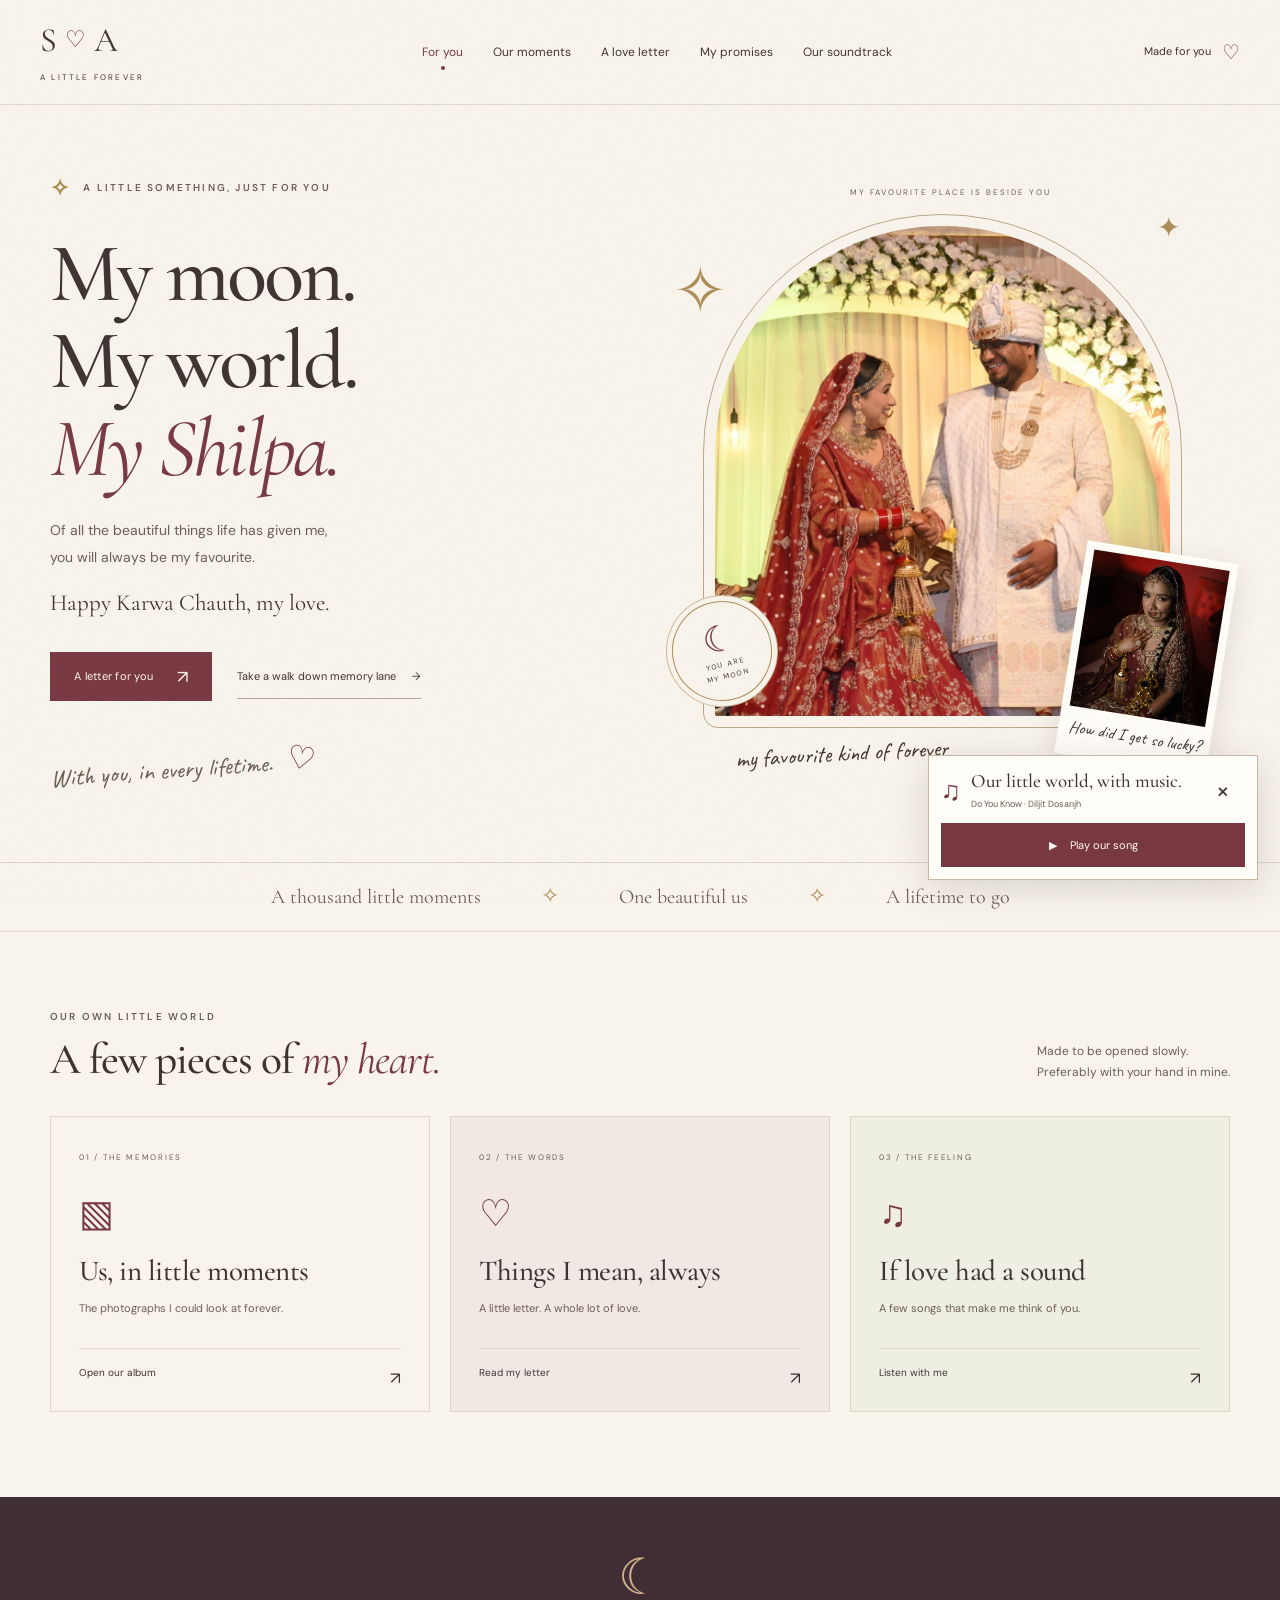
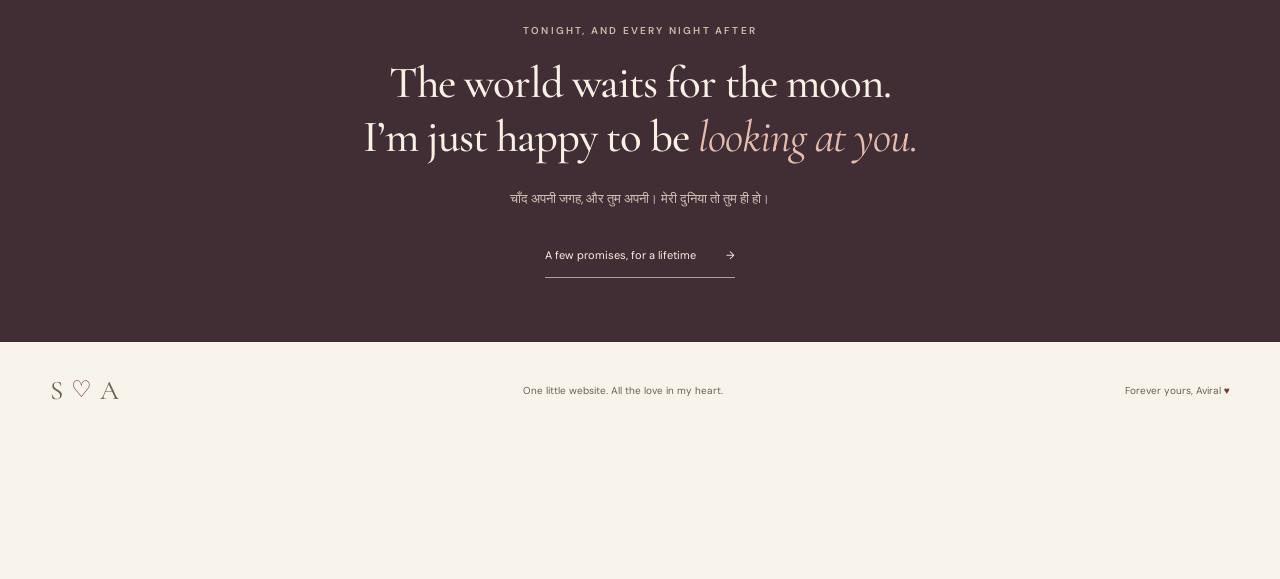
<file: index.html>
<!doctype html>
<html lang="en">
<head>
<meta charset="utf-8">
<meta name="viewport" content="width=device-width, initial-scale=1">
<meta name="theme-color" content="#f8f4ec">
<meta name="description" content="For Shilpa, with all my love. A little world of our memories, promises, and songs. Forever yours, Aviral.">
<meta property="og:title" content="Shilpa & Aviral — A little forever">
<meta property="og:description" content="A moonlit love letter, a few beautiful memories, and a lifetime of choosing you.">
<meta property="og:type" content="website">
<title>For my favourite person | Shilpa & Aviral</title>
<link rel="icon" href="assets/heart.svg" type="image/svg+xml">
<link rel="preconnect" href="https://fonts.googleapis.com">
<link rel="preconnect" href="https://fonts.gstatic.com" crossorigin>
<link href="https://fonts.googleapis.com/css2?family=Caveat:wght@400;500;600&family=Cormorant+Garamond:ital,wght@0,400;0,500;0,600;1,400;1,500&family=DM+Sans:wght@400;500;600;700&display=swap" rel="stylesheet">
<link rel="stylesheet" href="styles.css">
<script src="script.js" defer>
</script>
</head>
<body>
<a class="skip-link" href="#main">Skip to the love story</a>
<header class="site-header">
<a class="brand" href="index.html" title="Shilpa and Aviral, home">S<span>♡</span>A<span class="brand-caption">A LITTLE FOREVER</span>
</a>
<nav aria-label="Main navigation">
<a href="index.html" aria-current="page">For you</a>
<a href="moments.html">Our moments</a>
<a href="letter.html">A love letter</a>
<a href="promises.html">My promises</a>
<a href="songs.html">Our soundtrack</a>
</nav>
<a class="header-note" href="letter.html">Made for you <span>♡</span>
</a>
</header>
<main id="main">
<section class="hero wrap">
<div class="hero-copy">
<p class="eyebrow">
<span class="tiny-star">✧</span> A LITTLE SOMETHING, JUST FOR YOU</p>
<h1>My moon.<br>My world.<br>
<em>My Shilpa.</em>
</h1>
<p class="hero-description">Of all the beautiful things life has given me,<br class="desktop-break"> you will always be my favourite.</p>
<p class="occasion">Happy Karwa Chauth, my love.</p>
<div class="actions">
<a class="button primary" href="letter.html">A letter for you <span aria-hidden="true">↗</span>
</a>
<a class="text-link" href="moments.html">Take a walk down memory lane <span aria-hidden="true">→</span>
</a>
</div>
<p class="handwritten hero-signature">With you, in every lifetime. <span>♡</span>
</p>
</div>
<div class="hero-visual">
<span class="orbit-caption">MY FAVOURITE PLACE IS BESIDE YOU</span>
<div class="photo-arch">
<img src="assets/photos/moment-1.jpg" alt="Shilpa and Aviral smiling at one another and holding hands on their wedding day" fetchpriority="high" width="1600" height="1068">
</div>
<span class="decor-star star-one" aria-hidden="true">✧</span>
<span class="decor-star star-two" aria-hidden="true">✦</span>
<div class="moon-stamp" aria-hidden="true">
<span>☾</span>
<small>YOU ARE<br>MY MOON</small>
</div>
<figure class="little-polaroid">
<img src="assets/photos/moment-3.jpg" alt="Shilpa in her bridal jewellery" width="1065" height="1600">
<figcaption>How did I get so lucky?</figcaption>
</figure>
<span class="photo-caption handwritten">my favourite kind of forever</span>
</div>
</section>
<div class="love-ribbon">
<span>A thousand little moments</span>
<span aria-hidden="true">✧</span>
<span>One beautiful us</span>
<span aria-hidden="true">✧</span>
<span>A lifetime to go</span>
</div>
<section class="chapters wrap">
<div class="section-heading">
<div>
<p class="eyebrow">OUR OWN LITTLE WORLD</p>
<h2>A few pieces of <em>my heart.</em>
</h2>
</div>
<p>Made to be opened slowly.<br>Preferably with your hand in mine.</p>
</div>
<div class="chapter-grid">
<a class="chapter" href="moments.html">
<span class="chapter-number">01 / THE MEMORIES</span>
<span class="chapter-icon" aria-hidden="true">▧</span>
<h3>Us, in little moments</h3>
<p>The photographs I could look at forever.</p>
<span class="chapter-bottom">Open our album <span>↗</span>
</span>
</a>
<a class="chapter" href="letter.html">
<span class="chapter-number">02 / THE WORDS</span>
<span class="chapter-icon" aria-hidden="true">♡</span>
<h3>Things I mean, always</h3>
<p>A little letter. A whole lot of love.</p>
<span class="chapter-bottom">Read my letter <span>↗</span>
</span>
</a>
<a class="chapter" href="songs.html">
<span class="chapter-number">03 / THE FEELING</span>
<span class="chapter-icon" aria-hidden="true">♫</span>
<h3>If love had a sound</h3>
<p>A few songs that make me think of you.</p>
<span class="chapter-bottom">Listen with me <span>↗</span>
</span>
</a>
</div>
</section>
<section class="moon-note">
<span class="moon-symbol" aria-hidden="true">☾</span>
<p class="eyebrow">TONIGHT, AND EVERY NIGHT AFTER</p>
<h2>The world waits for the moon.<br>I’m just happy to be <em>looking at you.</em>
</h2>
<p lang="hi">चाँद अपनी जगह, और तुम अपनी। मेरी दुनिया तो तुम ही हो।</p>
<a class="light-link" href="promises.html">A few promises, for a lifetime <span aria-hidden="true">→</span>
</a>
</section>
</main>
<footer class="site-footer">
<a class="brand small" href="index.html">S <span>♡</span> A</a>
<p>One little website. All the love in my heart.</p>
<span>Forever yours, Aviral <span class="wine">♥</span>
</span>
</footer>
<div class="toast" role="status" aria-live="polite">
</div>
</body>
</html>
</file>
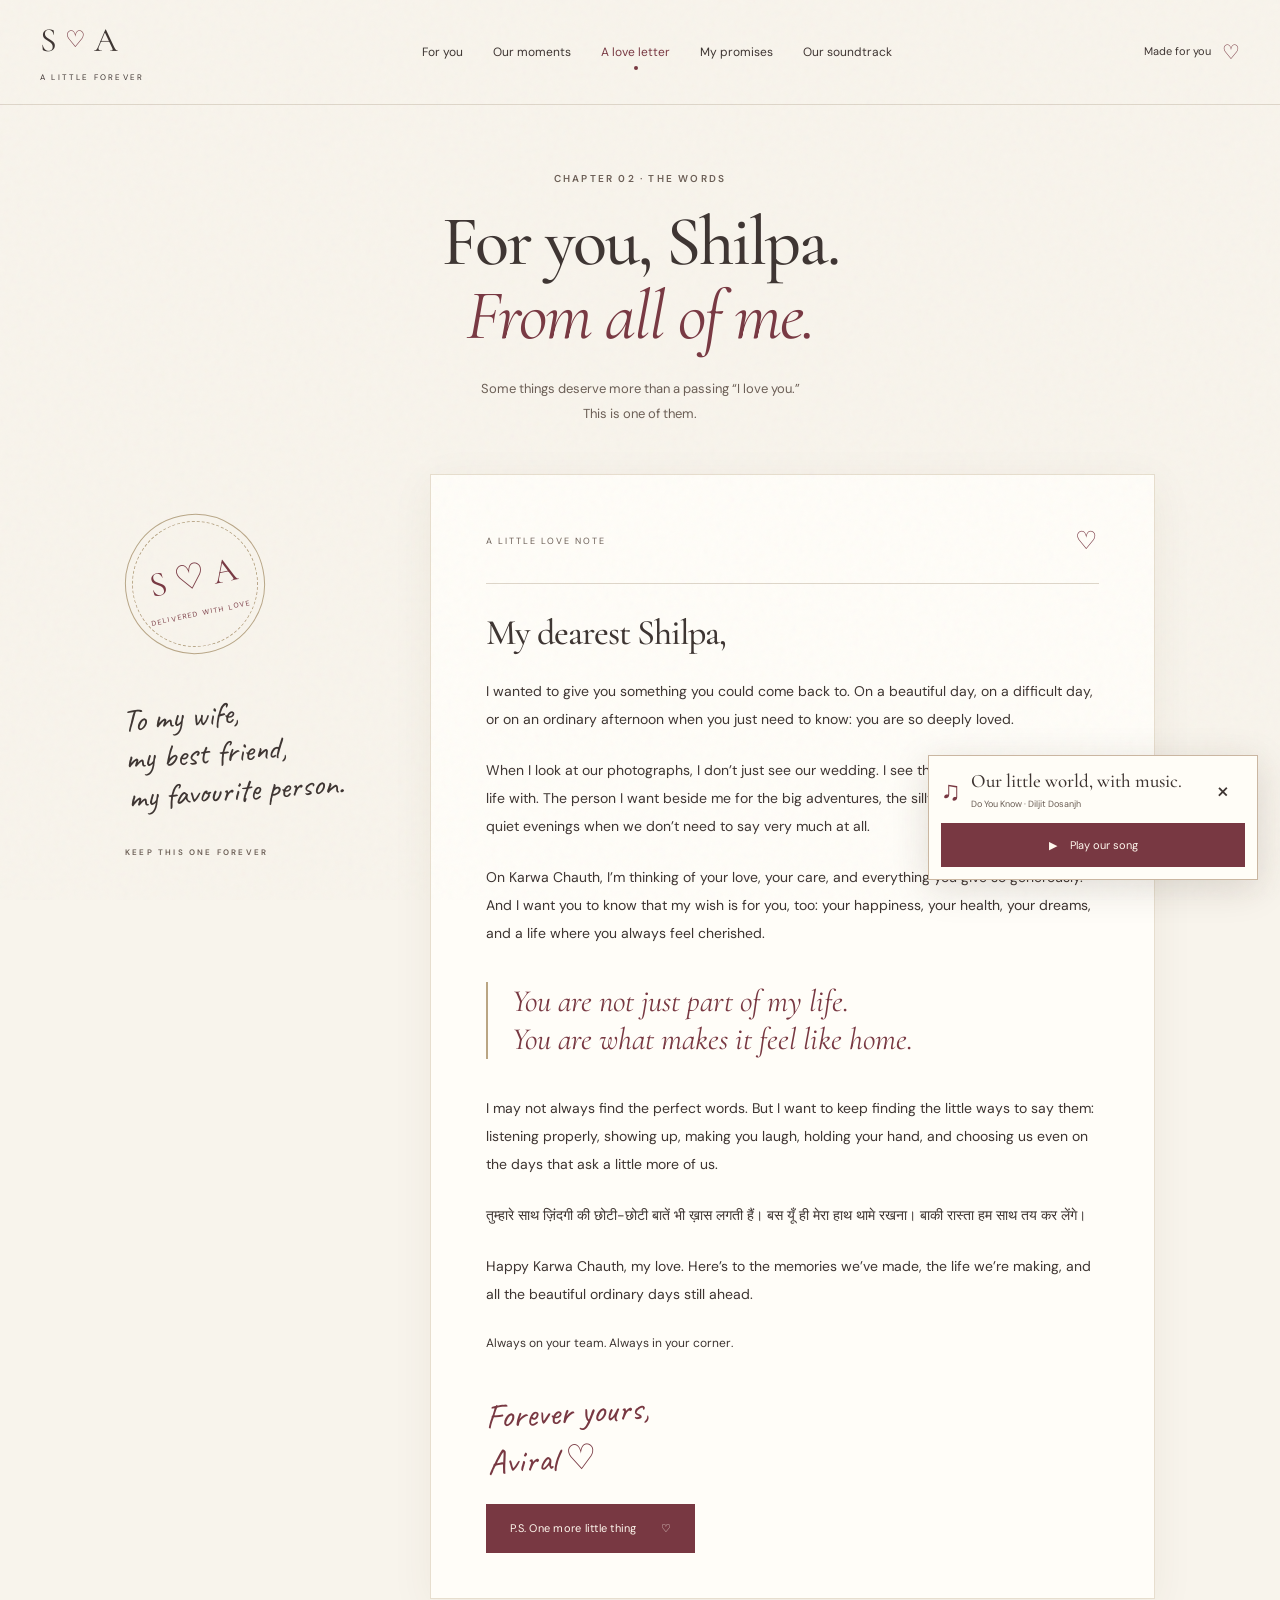
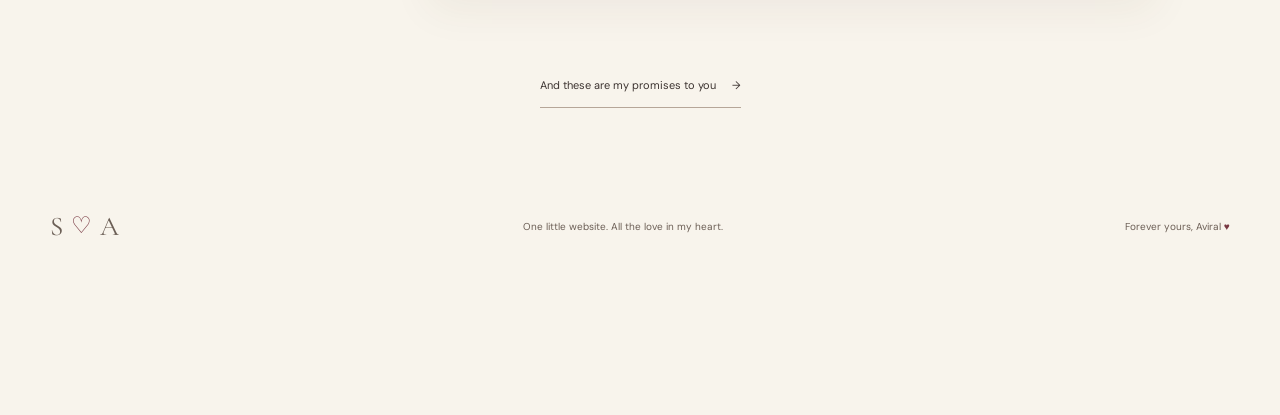
<file: letter.html>
<!doctype html>
<html lang="en">
<head>
<meta charset="utf-8">
<meta name="viewport" content="width=device-width, initial-scale=1">
<meta name="theme-color" content="#f8f4ec">
<meta name="description" content="For Shilpa, with all my love. A little world of our memories, promises, and songs. Forever yours, Aviral.">
<meta property="og:title" content="Shilpa & Aviral — A little forever">
<meta property="og:description" content="A moonlit love letter, a few beautiful memories, and a lifetime of choosing you.">
<meta property="og:type" content="website">
<title>A letter for you | Shilpa & Aviral</title>
<link rel="icon" href="assets/heart.svg" type="image/svg+xml">
<link rel="preconnect" href="https://fonts.googleapis.com">
<link rel="preconnect" href="https://fonts.gstatic.com" crossorigin>
<link href="https://fonts.googleapis.com/css2?family=Caveat:wght@400;500;600&family=Cormorant+Garamond:ital,wght@0,400;0,500;0,600;1,400;1,500&family=DM+Sans:wght@400;500;600;700&display=swap" rel="stylesheet">
<link rel="stylesheet" href="styles.css">
<script src="script.js" defer>
</script>
</head>
<body>
<a class="skip-link" href="#main">Skip to the love story</a>
<header class="site-header">
<a class="brand" href="index.html" title="Shilpa and Aviral, home">S<span>♡</span>A<span class="brand-caption">A LITTLE FOREVER</span>
</a>
<nav aria-label="Main navigation">
<a href="index.html">For you</a>
<a href="moments.html">Our moments</a>
<a href="letter.html" aria-current="page">A love letter</a>
<a href="promises.html">My promises</a>
<a href="songs.html">Our soundtrack</a>
</nav>
<a class="header-note" href="letter.html">Made for you <span>♡</span>
</a>
</header>
<main id="main">
<section class="page-intro wrap">
<p class="eyebrow">CHAPTER 02 · THE WORDS</p>
<h1>For you, Shilpa.<br>
<em>From all of me.</em>
</h1>
<p>Some things deserve more than a passing “I love you.”<br>This is one of them.</p>
</section>
<section class="letter-layout wrap">
<aside class="letter-aside">
<div class="letter-postmark" aria-hidden="true">S ♡ A<span>DELIVERED WITH LOVE</span>
</div>
<p class="handwritten">To my wife,<br>my best friend,<br>my favourite person.</p>
<span class="eyebrow">KEEP THIS ONE FOREVER</span>
</aside>
<article class="letter-paper">
<div class="letter-top">
<span>A LITTLE LOVE NOTE</span>
<span>♡</span>
</div>
<h2>My dearest Shilpa,</h2>
<p>I wanted to give you something you could come back to. On a beautiful day, on a difficult day, or on an ordinary afternoon when you just need to know: you are so deeply loved.</p>
<p>When I look at our photographs, I don’t just see our wedding. I see the person I get to build a life with. The person I want beside me for the big adventures, the silly conversations, and the quiet evenings when we don’t need to say very much at all.</p>
<p>On Karwa Chauth, I’m thinking of your love, your care, and everything you give so generously. And I want you to know that my wish is for you, too: your happiness, your health, your dreams, and a life where you always feel cherished.</p>
<blockquote>You are not just part of my life.<br>You are what makes it feel like home.</blockquote>
<p>I may not always find the perfect words. But I want to keep finding the little ways to say them: listening properly, showing up, making you laugh, holding your hand, and choosing us even on the days that ask a little more of us.</p>
<p lang="hi">तुम्हारे साथ ज़िंदगी की छोटी-छोटी बातें भी ख़ास लगती हैं। बस यूँ ही मेरा हाथ थामे रखना। बाकी रास्ता हम साथ तय कर लेंगे।</p>
<p>Happy Karwa Chauth, my love. Here’s to the memories we’ve made, the life we’re making, and all the beautiful ordinary days still ahead.</p>
<p class="letter-signoff">Always on your team. Always in your corner.</p>
<p class="handwritten signature">Forever yours,<br>Aviral <span>♡</span>
</p>
<button class="button primary" id="secret-button" aria-expanded="false" aria-controls="secret-note">P.S. One more little thing <span>♡</span>
</button>
<div id="secret-note" class="secret-note" hidden>
<p class="handwritten">In a room full of people,<br>in a world full of possibilities,<br>I’d still look for you.</p>
<p>Every single time, Shilpa. Every single lifetime. ♥</p>
</div>
</article>
</section>
<div class="page-next wrap">
<a class="text-link" href="promises.html">And these are my promises to you <span>→</span>
</a>
</div>
</main>
<footer class="site-footer">
<a class="brand small" href="index.html">S <span>♡</span> A</a>
<p>One little website. All the love in my heart.</p>
<span>Forever yours, Aviral <span class="wine">♥</span>
</span>
</footer>
<div class="toast" role="status" aria-live="polite">
</div>
</body>
</html>
</file>
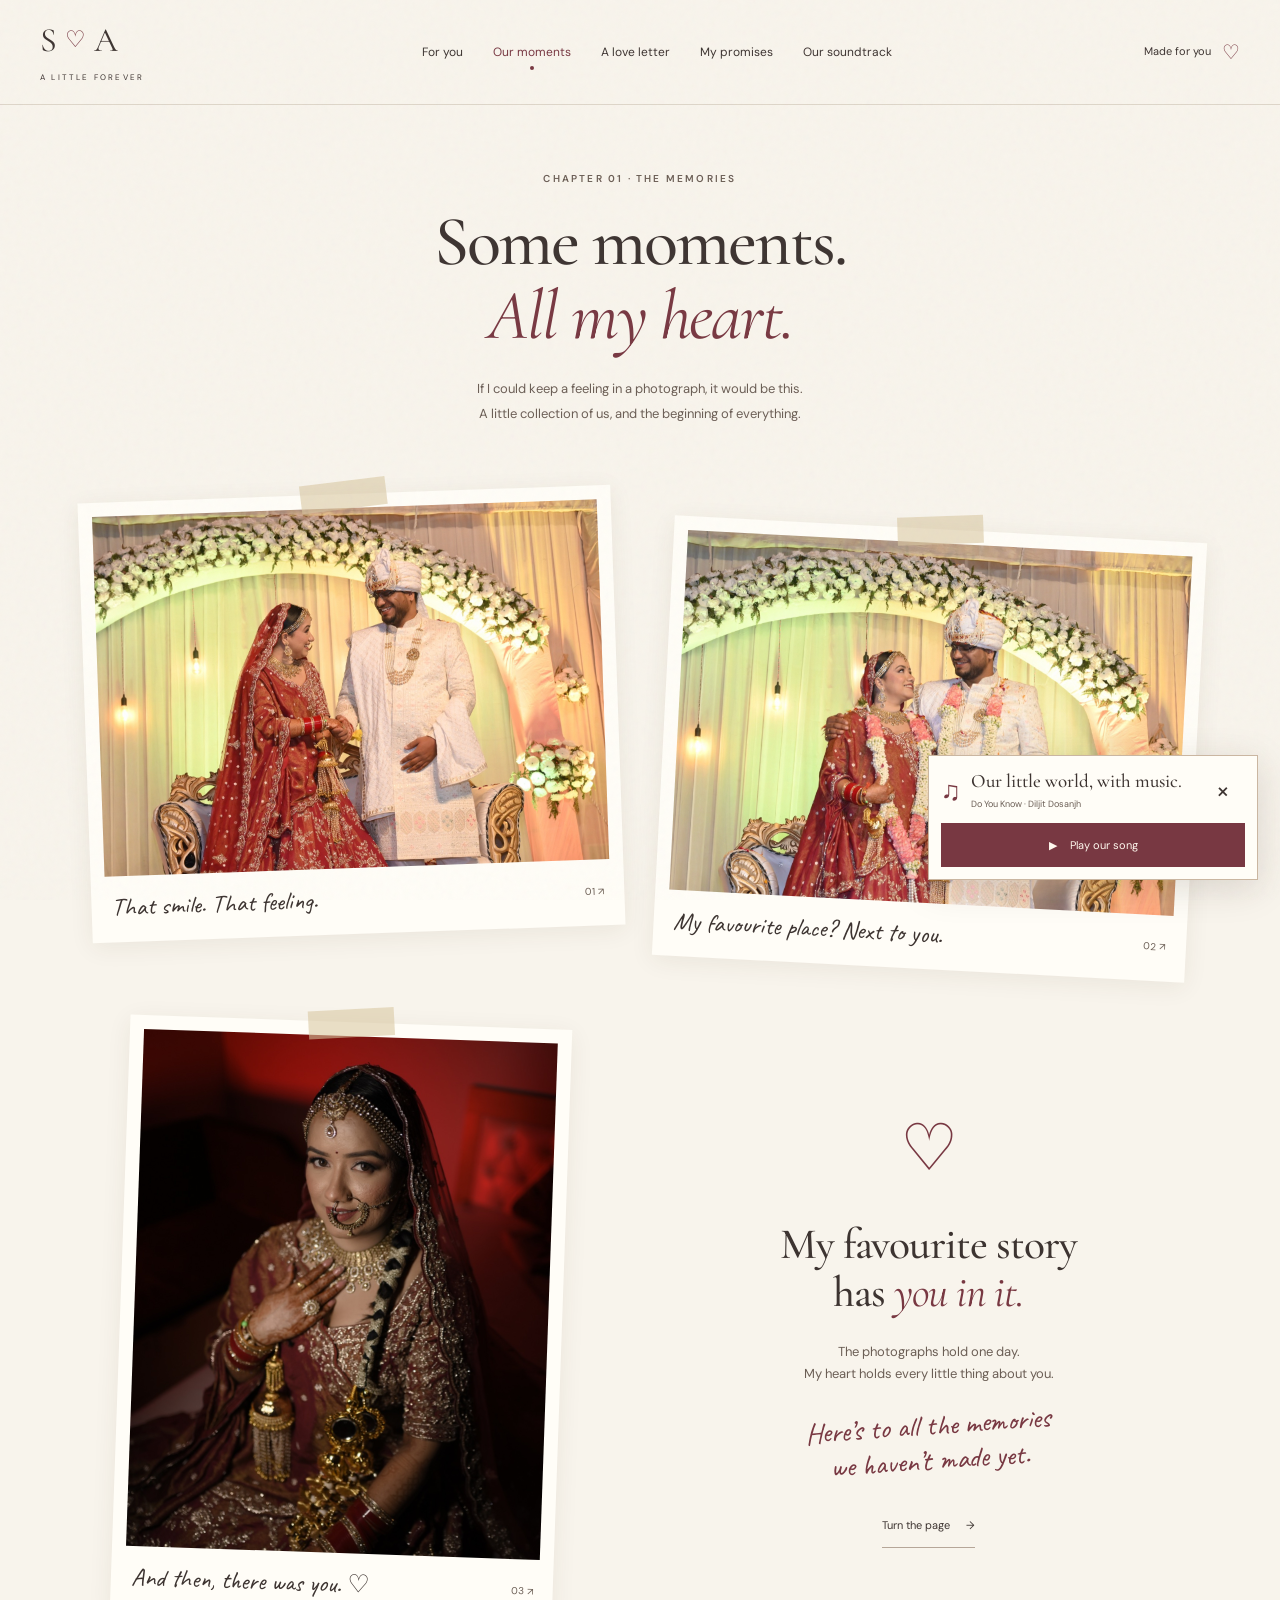
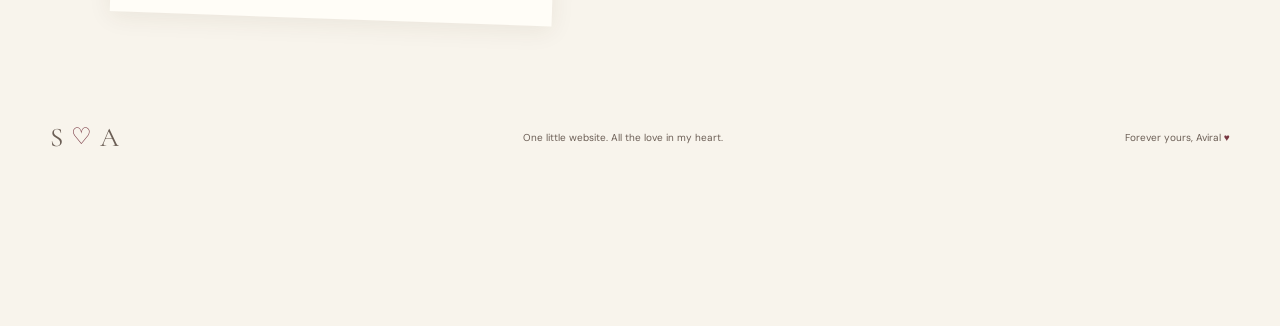
<file: moments.html>
<!doctype html>
<html lang="en">
<head>
<meta charset="utf-8">
<meta name="viewport" content="width=device-width, initial-scale=1">
<meta name="theme-color" content="#f8f4ec">
<meta name="description" content="For Shilpa, with all my love. A little world of our memories, promises, and songs. Forever yours, Aviral.">
<meta property="og:title" content="Shilpa & Aviral — A little forever">
<meta property="og:description" content="A moonlit love letter, a few beautiful memories, and a lifetime of choosing you.">
<meta property="og:type" content="website">
<title>Our little moments | Shilpa & Aviral</title>
<link rel="icon" href="assets/heart.svg" type="image/svg+xml">
<link rel="preconnect" href="https://fonts.googleapis.com">
<link rel="preconnect" href="https://fonts.gstatic.com" crossorigin>
<link href="https://fonts.googleapis.com/css2?family=Caveat:wght@400;500;600&family=Cormorant+Garamond:ital,wght@0,400;0,500;0,600;1,400;1,500&family=DM+Sans:wght@400;500;600;700&display=swap" rel="stylesheet">
<link rel="stylesheet" href="styles.css">
<script src="script.js" defer>
</script>
</head>
<body>
<a class="skip-link" href="#main">Skip to the love story</a>
<header class="site-header">
<a class="brand" href="index.html" title="Shilpa and Aviral, home">S<span>♡</span>A<span class="brand-caption">A LITTLE FOREVER</span>
</a>
<nav aria-label="Main navigation">
<a href="index.html">For you</a>
<a href="moments.html" aria-current="page">Our moments</a>
<a href="letter.html">A love letter</a>
<a href="promises.html">My promises</a>
<a href="songs.html">Our soundtrack</a>
</nav>
<a class="header-note" href="letter.html">Made for you <span>♡</span>
</a>
</header>
<main id="main">
<section class="page-intro wrap">
<p class="eyebrow">CHAPTER 01 · THE MEMORIES</p>
<h1>Some moments.<br>
<em>All my heart.</em>
</h1>
<p>If I could keep a feeling in a photograph, it would be this.<br>A little collection of us, and the beginning of everything.</p>
</section>
<section class="album wrap" aria-label="Our wedding photographs">
<button class="memory-photo" data-photo="0" aria-label="Enlarge photograph: That smile, that feeling">
<span class="photo-tape" aria-hidden="true">
</span>
<img src="assets/photos/moment-1.jpg" alt="Shilpa and Aviral sharing a smile and holding hands beneath a floral wedding arch" width="1600" height="1068">
<span class="memory-caption">
<span class="handwritten">That smile. That feeling.</span>
<span>01 ↗</span>
</span>
</button>
<button class="memory-photo" data-photo="1" aria-label="Enlarge photograph: My favourite place, next to you">
<span class="photo-tape" aria-hidden="true">
</span>
<img src="assets/photos/moment-2.jpg" alt="Shilpa and Aviral wearing wedding garlands and looking at one another" width="1600" height="1068">
<span class="memory-caption">
<span class="handwritten">My favourite place? Next to you.</span>
<span>02 ↗</span>
</span>
</button>
<button class="memory-photo portrait" data-photo="2" aria-label="Enlarge photograph: And then, there was you">
<span class="photo-tape" aria-hidden="true">
</span>
<img src="assets/photos/moment-3.jpg" alt="A bridal portrait of Shilpa in red with her wedding jewellery" width="1065" height="1600" loading="lazy">
<span class="memory-caption">
<span class="handwritten">And then, there was you. ♡</span>
<span>03 ↗</span>
</span>
</button>
<div class="album-note">
<span aria-hidden="true">♡</span>
<h2>My favourite story<br>has <em>you in it.</em>
</h2>
<p>The photographs hold one day.<br>My heart holds every little thing about you.</p>
<p class="handwritten">Here’s to all the memories<br>we haven’t made yet.</p>
<a class="text-link" href="letter.html">Turn the page <span>→</span>
</a>
</div>
</section>
<dialog id="photo-dialog" class="photo-dialog" aria-label="Wedding photo viewer">
<button class="dialog-close" aria-label="Close photo viewer">×</button>
<img id="large-photo" alt="">
<div class="viewer-controls">
<button id="previous-photo" aria-label="Previous photograph">←</button>
<p id="photo-count" aria-live="polite">
</p>
<button id="next-photo" aria-label="Next photograph">→</button>
</div>
</dialog>
</main>
<footer class="site-footer">
<a class="brand small" href="index.html">S <span>♡</span> A</a>
<p>One little website. All the love in my heart.</p>
<span>Forever yours, Aviral <span class="wine">♥</span>
</span>
</footer>
<div class="toast" role="status" aria-live="polite">
</div>
</body>
</html>
</file>
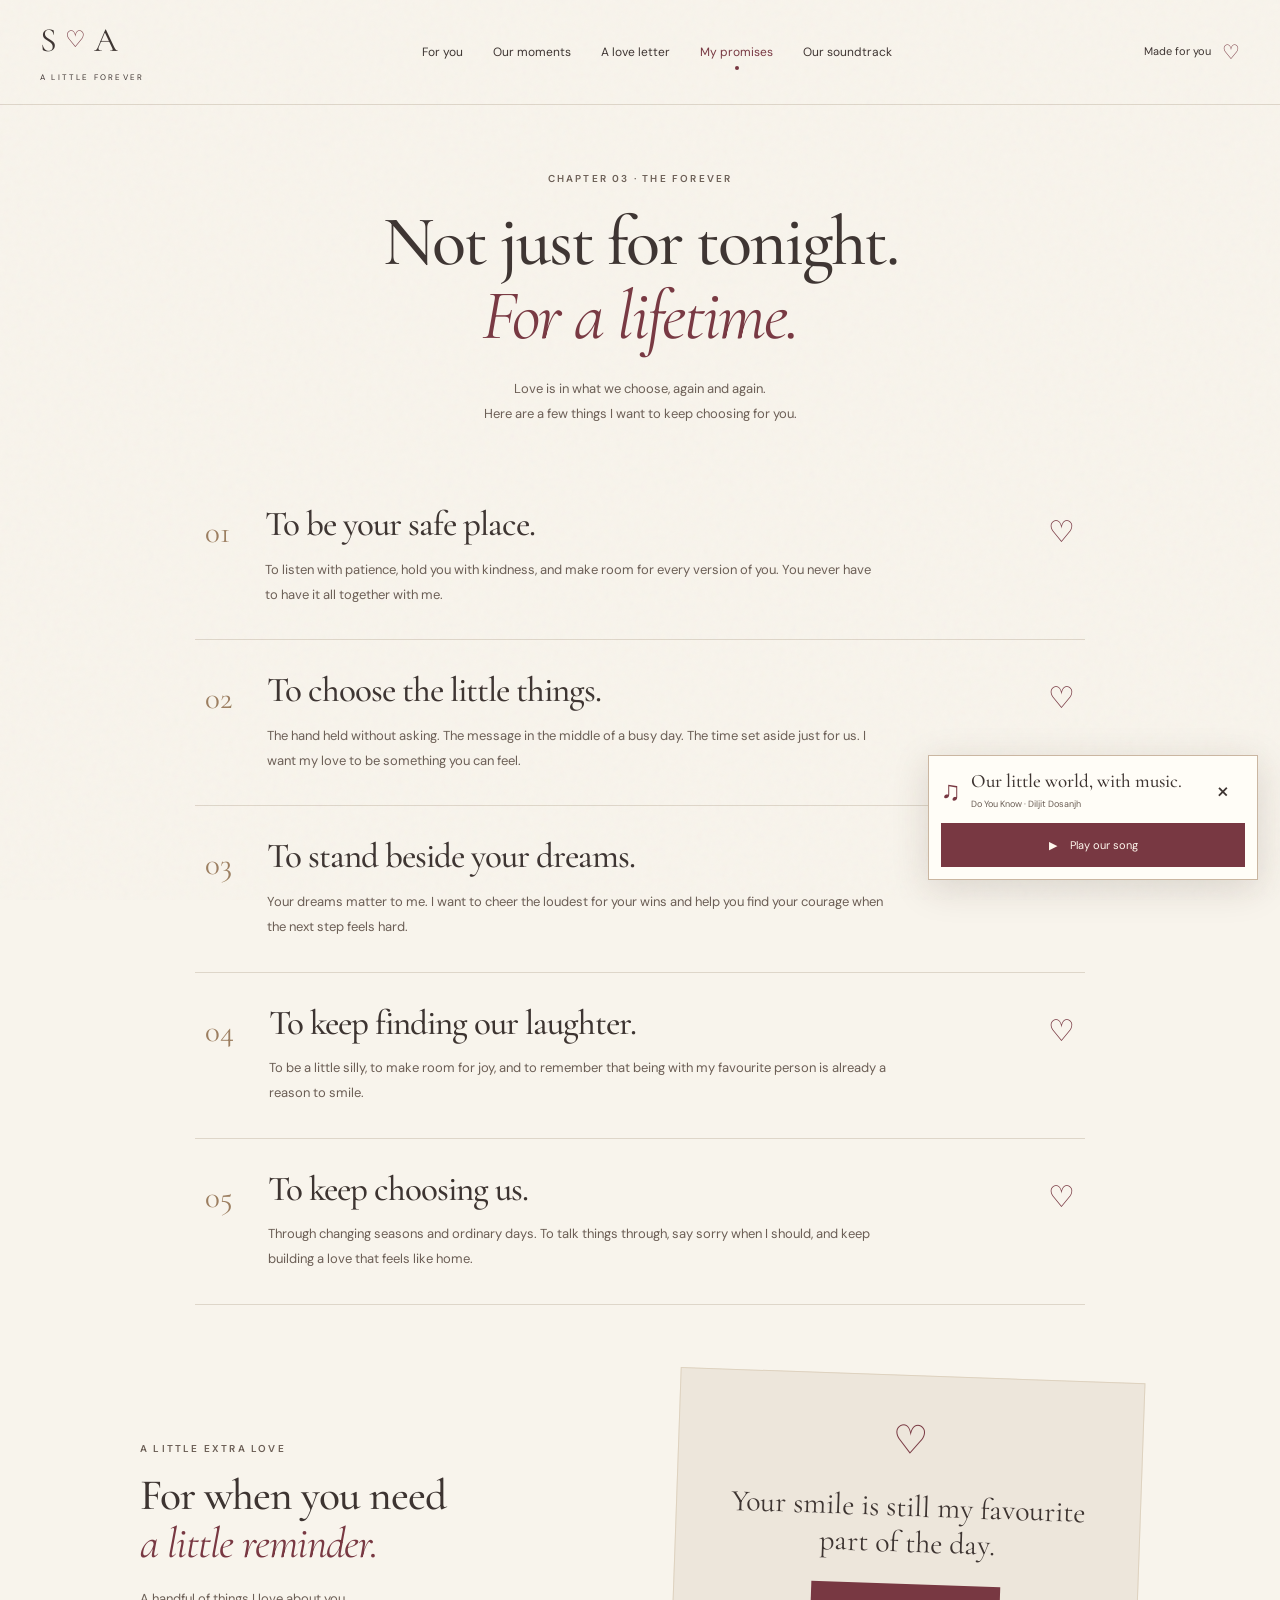
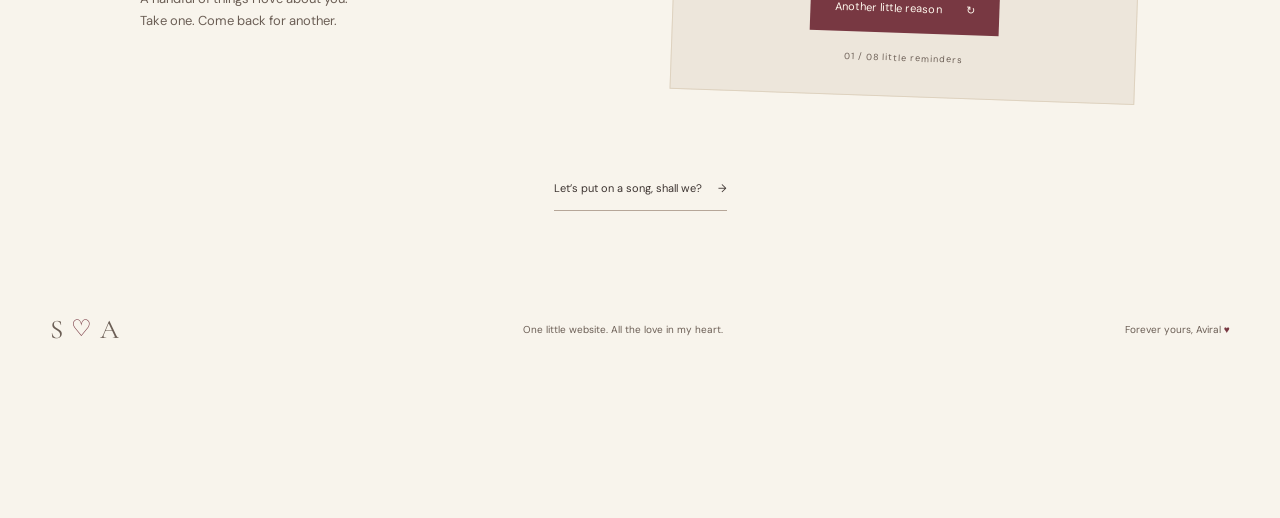
<file: promises.html>
<!doctype html>
<html lang="en">
<head>
<meta charset="utf-8">
<meta name="viewport" content="width=device-width, initial-scale=1">
<meta name="theme-color" content="#f8f4ec">
<meta name="description" content="For Shilpa, with all my love. A little world of our memories, promises, and songs. Forever yours, Aviral.">
<meta property="og:title" content="Shilpa & Aviral — A little forever">
<meta property="og:description" content="A moonlit love letter, a few beautiful memories, and a lifetime of choosing you.">
<meta property="og:type" content="website">
<title>My promises, always | Shilpa & Aviral</title>
<link rel="icon" href="assets/heart.svg" type="image/svg+xml">
<link rel="preconnect" href="https://fonts.googleapis.com">
<link rel="preconnect" href="https://fonts.gstatic.com" crossorigin>
<link href="https://fonts.googleapis.com/css2?family=Caveat:wght@400;500;600&family=Cormorant+Garamond:ital,wght@0,400;0,500;0,600;1,400;1,500&family=DM+Sans:wght@400;500;600;700&display=swap" rel="stylesheet">
<link rel="stylesheet" href="styles.css">
<script src="script.js" defer>
</script>
</head>
<body>
<a class="skip-link" href="#main">Skip to the love story</a>
<header class="site-header">
<a class="brand" href="index.html" title="Shilpa and Aviral, home">S<span>♡</span>A<span class="brand-caption">A LITTLE FOREVER</span>
</a>
<nav aria-label="Main navigation">
<a href="index.html">For you</a>
<a href="moments.html">Our moments</a>
<a href="letter.html">A love letter</a>
<a href="promises.html" aria-current="page">My promises</a>
<a href="songs.html">Our soundtrack</a>
</nav>
<a class="header-note" href="letter.html">Made for you <span>♡</span>
</a>
</header>
<main id="main">
<section class="page-intro wrap">
<p class="eyebrow">CHAPTER 03 · THE FOREVER</p>
<h1>Not just for tonight.<br>
<em>For a lifetime.</em>
</h1>
<p>Love is in what we choose, again and again.<br>Here are a few things I want to keep choosing for you.</p>
</section>
<section class="promises wrap" aria-label="My promises to Shilpa">
<article class="promise">
<span class="promise-number">01</span>
<div>
<h2>To be your safe place.</h2>
<p>To listen with patience, hold you with kindness, and make room for every version of you. You never have to have it all together with me.</p>
</div>
<span class="promise-heart" aria-hidden="true">♡</span>
</article>
<article class="promise">
<span class="promise-number">02</span>
<div>
<h2>To choose the little things.</h2>
<p>The hand held without asking. The message in the middle of a busy day. The time set aside just for us. I want my love to be something you can feel.</p>
</div>
<span class="promise-heart" aria-hidden="true">♡</span>
</article>
<article class="promise">
<span class="promise-number">03</span>
<div>
<h2>To stand beside your dreams.</h2>
<p>Your dreams matter to me. I want to cheer the loudest for your wins and help you find your courage when the next step feels hard.</p>
</div>
<span class="promise-heart" aria-hidden="true">♡</span>
</article>
<article class="promise">
<span class="promise-number">04</span>
<div>
<h2>To keep finding our laughter.</h2>
<p>To be a little silly, to make room for joy, and to remember that being with my favourite person is already a reason to smile.</p>
</div>
<span class="promise-heart" aria-hidden="true">♡</span>
</article>
<article class="promise">
<span class="promise-number">05</span>
<div>
<h2>To keep choosing us.</h2>
<p>Through changing seasons and ordinary days. To talk things through, say sorry when I should, and keep building a love that feels like home.</p>
</div>
<span class="promise-heart" aria-hidden="true">♡</span>
</article>
</section>
<section class="love-jar wrap">
<div>
<p class="eyebrow">A LITTLE EXTRA LOVE</p>
<h2>For when you need<br>
<em>a little reminder.</em>
</h2>
<p>A handful of things I love about you.<br>Take one. Come back for another.</p>
</div>
<div class="reminder">
<span aria-hidden="true">♡</span>
<p id="reason-text" aria-live="polite">Your smile is still my favourite part of the day.</p>
<button id="reason-button" class="button primary">Another little reason <span>↻</span>
</button>
<small id="reason-count">01 / 08 little reminders</small>
</div>
</section>
<div class="page-next wrap">
<a class="text-link" href="songs.html">Let’s put on a song, shall we? <span>→</span>
</a>
</div>
</main>
<footer class="site-footer">
<a class="brand small" href="index.html">S <span>♡</span> A</a>
<p>One little website. All the love in my heart.</p>
<span>Forever yours, Aviral <span class="wine">♥</span>
</span>
</footer>
<div class="toast" role="status" aria-live="polite">
</div>
</body>
</html>
</file>
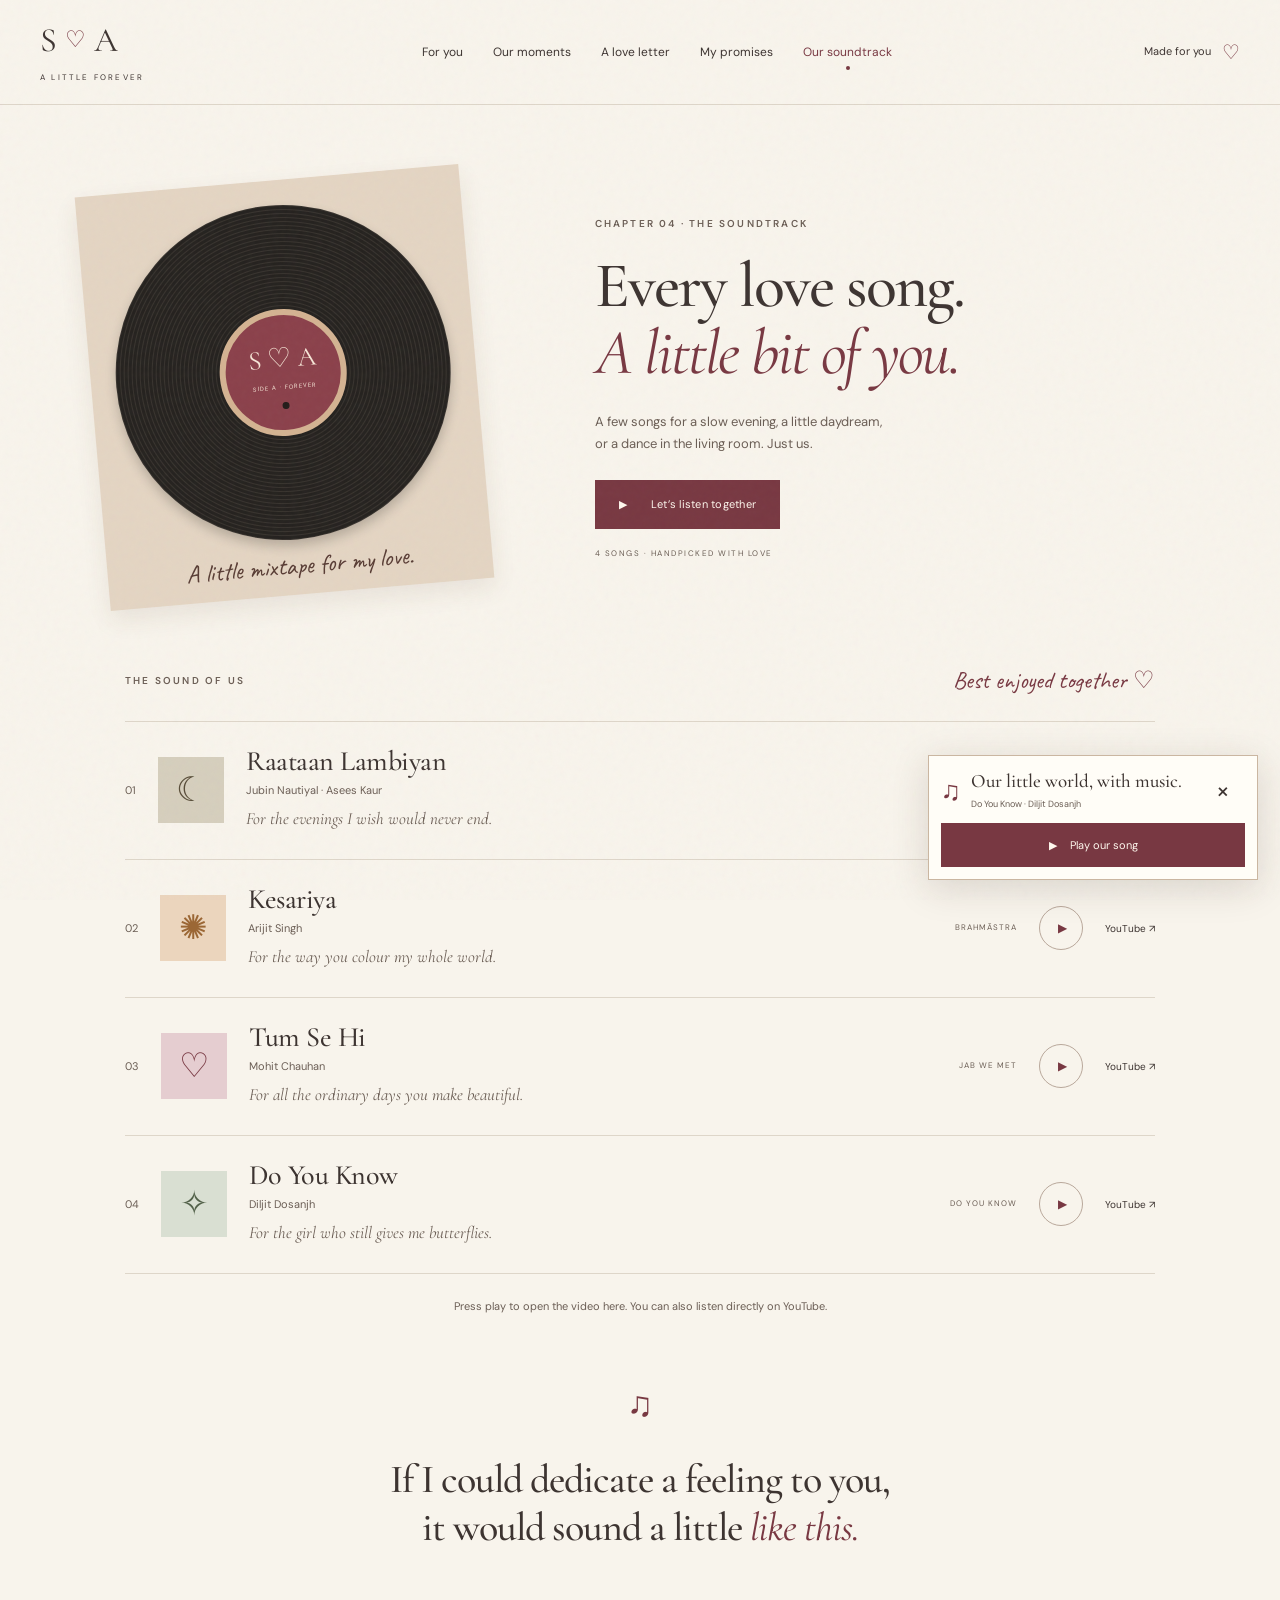
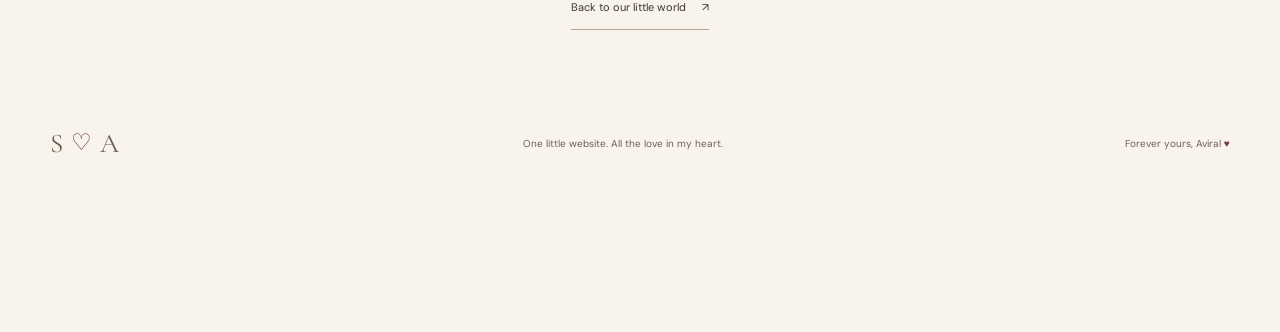
<file: songs.html>
<!doctype html>
<html lang="en">
<head>
<meta charset="utf-8">
<meta name="viewport" content="width=device-width, initial-scale=1">
<meta name="theme-color" content="#f8f4ec">
<meta name="description" content="For Shilpa, with all my love. A little world of our memories, promises, and songs. Forever yours, Aviral.">
<meta property="og:title" content="Shilpa & Aviral — A little forever">
<meta property="og:description" content="A moonlit love letter, a few beautiful memories, and a lifetime of choosing you.">
<meta property="og:type" content="website">
<title>The sound of us | Shilpa & Aviral</title>
<link rel="icon" href="assets/heart.svg" type="image/svg+xml">
<link rel="preconnect" href="https://fonts.googleapis.com">
<link rel="preconnect" href="https://fonts.gstatic.com" crossorigin>
<link href="https://fonts.googleapis.com/css2?family=Caveat:wght@400;500;600&family=Cormorant+Garamond:ital,wght@0,400;0,500;0,600;1,400;1,500&family=DM+Sans:wght@400;500;600;700&display=swap" rel="stylesheet">
<link rel="stylesheet" href="styles.css">
<script src="script.js" defer>
</script>
</head>
<body>
<a class="skip-link" href="#main">Skip to the love story</a>
<header class="site-header">
<a class="brand" href="index.html" title="Shilpa and Aviral, home">S<span>♡</span>A<span class="brand-caption">A LITTLE FOREVER</span>
</a>
<nav aria-label="Main navigation">
<a href="index.html">For you</a>
<a href="moments.html">Our moments</a>
<a href="letter.html">A love letter</a>
<a href="promises.html">My promises</a>
<a href="songs.html" aria-current="page">Our soundtrack</a>
</nav>
<a class="header-note" href="letter.html">Made for you <span>♡</span>
</a>
</header>
<main id="main">
<section class="soundtrack-hero wrap">
<div class="record-sleeve">
<div class="vinyl">
<div class="vinyl-label">
<span>S ♡ A</span>
<small>SIDE A · FOREVER</small>
</div>
</div>
<span class="sleeve-caption handwritten">A little mixtape for my love.</span>
</div>
<div>
<p class="eyebrow">CHAPTER 04 · THE SOUNDTRACK</p>
<h1>Every love song.<br>
<em>A little bit of you.</em>
</h1>
<p>A few songs for a slow evening, a little daydream,<br>or a dance in the living room. Just us.</p>
<button class="button primary" data-video="gvyUuxdRdR4" data-title="Raataan Lambiyan">▶ <span>Let’s listen together</span>
</button>
<span class="playlist-meta">4 SONGS · HANDPICKED WITH LOVE</span>
</div>
</section>
<section class="track-list wrap" aria-label="Romantic songs">
<div class="track-heading">
<h2 class="eyebrow">THE SOUND OF US</h2>
<span>Best enjoyed together ♡</span>
</div>
<article class="song-row">
<span class="track-number">01</span>
<div class="track-art art-1" aria-hidden="true">☾</div>
<div class="track-info">
<h3>Raataan Lambiyan</h3>
<p>Jubin Nautiyal · Asees Kaur</p>
<span>For the evenings I wish would never end.</span>
</div>
<span class="track-film">SHERSHAAH</span>
<button class="play-song" data-video="gvyUuxdRdR4" data-title="Raataan Lambiyan" aria-label="Play Raataan Lambiyan">▶</button>
<a class="youtube-link" href="https://www.youtube.com/watch?v=gvyUuxdRdR4" target="_blank" rel="noopener noreferrer" aria-label="Open Raataan Lambiyan on YouTube in a new tab">YouTube ↗</a>
</article>
<article class="song-row">
<span class="track-number">02</span>
<div class="track-art art-2" aria-hidden="true">✺</div>
<div class="track-info">
<h3>Kesariya</h3>
<p>Arijit Singh</p>
<span>For the way you colour my whole world.</span>
</div>
<span class="track-film">BRAHMĀSTRA</span>
<button class="play-song" data-video="BddP6PYo2gs" data-title="Kesariya" aria-label="Play Kesariya">▶</button>
<a class="youtube-link" href="https://www.youtube.com/watch?v=BddP6PYo2gs" target="_blank" rel="noopener noreferrer" aria-label="Open Kesariya on YouTube in a new tab">YouTube ↗</a>
</article>
<article class="song-row">
<span class="track-number">03</span>
<div class="track-art art-3" aria-hidden="true">♡</div>
<div class="track-info">
<h3>Tum Se Hi</h3>
<p>Mohit Chauhan</p>
<span>For all the ordinary days you make beautiful.</span>
</div>
<span class="track-film">JAB WE MET</span>
<button class="play-song" data-video="mt9xg0mmt28" data-title="Tum Se Hi" aria-label="Play Tum Se Hi">▶</button>
<a class="youtube-link" href="https://www.youtube.com/watch?v=mt9xg0mmt28" target="_blank" rel="noopener noreferrer" aria-label="Open Tum Se Hi on YouTube in a new tab">YouTube ↗</a>
</article>
<article class="song-row">
<span class="track-number">04</span>
<div class="track-art art-4" aria-hidden="true">✧</div>
<div class="track-info">
<h3>Do You Know</h3>
<p>Diljit Dosanjh</p>
<span>For the girl who still gives me butterflies.</span>
</div>
<span class="track-film">DO YOU KNOW</span>
<button class="play-song" data-video="P-DhwN87JDY" data-title="Do You Know" aria-label="Play Do You Know">▶</button>
<a class="youtube-link" href="https://www.youtube.com/watch?v=P-DhwN87JDY" target="_blank" rel="noopener noreferrer" aria-label="Open Do You Know on YouTube in a new tab">YouTube ↗</a>
</article>
<p class="music-note">Press play to open the video here. You can also listen directly on YouTube.</p>
</section>
<section class="closing-quote wrap">
<span aria-hidden="true">♫</span>
<h2>If I could dedicate a feeling to you,<br>it would sound a little <em>like this.</em>
</h2>
<a class="text-link" href="index.html">Back to our little world <span>↗</span>
</a>
</section>
<dialog id="music-dialog" class="music-dialog" aria-labelledby="playing-title">
<div class="player-heading">
<div>
<p class="eyebrow">THIS ONE’S FOR YOU</p>
<h2 id="playing-title">
</h2>
</div>
<button class="dialog-close" aria-label="Close music player">×</button>
</div>
<div id="video-container" class="video-container">
</div>
<p>Video unavailable here? <a id="player-youtube" href="https://www.youtube.com/" target="_blank" rel="noopener noreferrer">Watch on YouTube ↗</a>
</p>
<p class="player-note">YouTube may ask you to press play or sign in.</p>
</dialog>
</main>
<footer class="site-footer">
<a class="brand small" href="index.html">S <span>♡</span> A</a>
<p>One little website. All the love in my heart.</p>
<span>Forever yours, Aviral <span class="wine">♥</span>
</span>
</footer>
<div class="toast" role="status" aria-live="polite">
</div>
</body>
</html>
</file>
<file: styles.css>
:root {
  --paper:#f8f4ec;
  --ink:#3d3431;
  --wine:#783842;
  --muted:#6b5e55;
  --line:#ded6c9;
  --gold:#ae8d57;
  --serif:'Cormorant Garamond',Georgia,serif;
  --sans:'DM Sans',Arial,sans-serif;
  --hand:'Caveat',cursive;
}
* {
  box-sizing:border-box;
}
html {
  scroll-behavior:smooth;
}
body {
  margin:0;
  background:var(--paper);
  color:var(--ink);
  font-family:var(--sans);
  font-size:14px;
  line-height:1.7;
}
body::before {
  content:'';
  position:fixed;
  inset:0;
  pointer-events:none;
  z-index:20;
  opacity:.13;
  background-image:url("data:image/svg+xml,%3Csvg viewBox='0 0 180 180' xmlns='http://www.w3.org/2000/svg'%3E%3Cfilter id='n'%3E%3CfeTurbulence type='fractalNoise' baseFrequency='.8' numOctaves='3' stitchTiles='stitch'/%3E%3C/filter%3E%3Cpath fill='%23928471' filter='url(%23n)' opacity='.25' d='M0 0h180v180H0z'/%3E%3C/svg%3E");
}
a {
  color:inherit;
  text-decoration:none;
}
button {
  font:inherit;
  color:inherit;
  cursor:pointer;
}
button,a {
  -webkit-tap-highlight-color:transparent;
}
button {
  border:0;
}
a,button {
  touch-action:manipulation;
}
a:focus-visible,button:focus-visible {
  outline:3px solid var(--wine);
  outline-offset:6px;
}
img {
  display:block;
  max-width:100%;
  height:auto;
}
h1,h2,h3,p,figure {
  margin:0;
}
h1,h2,h3 {
  font-family:var(--serif);
  font-weight:500;
  line-height:1.05;
}
h1 {
  font-size:clamp(56px,6.5vw,96px);
  letter-spacing:-3px;
}
h2 {
  font-size:clamp(34px,3.4vw,49px);
  letter-spacing:-1px;
}
h3 {
  font-size:29px;
  letter-spacing:-.5px;
}
em {
  font-weight:400;
  color:var(--wine);
}
.wrap {
  width:min(1180px,calc(100% - 96px));
  margin-inline:auto;
}
.site-header {
  max-width:1344px;
  margin:auto;
  min-height:105px;
  display:flex;
  align-items:center;
  justify-content:space-between;
  padding:20px 40px;
  border-bottom:1px solid var(--line);
  gap:24px;
}
.brand {
  display:flex;
  align-items:center;
  gap:7px;
  flex-wrap:wrap;
  font-family:var(--serif);
  font-size:34px;
  line-height:1;
  letter-spacing:1px;
  width:130px;
}
.brand>span:not(.brand-caption) {
  color:var(--wine);
  font-size:23px;
}
.brand-caption {
  display:block;
  font-family:var(--sans);
  font-size:8px;
  letter-spacing:2.2px;
  width:100%;
  margin-top:8px;
}
.site-header nav {
  display:flex;
  gap:30px;
  align-items:center;
}
.site-header nav a {
  font-size:12px;
  padding:12px 0;
  position:relative;
  white-space:nowrap;
}
.site-header nav a[aria-current] {
  color:var(--wine);
}
.site-header nav a[aria-current]::after {
  content:'';
  position:absolute;
  bottom:4px;
  left:calc(50% - 2px);
  height:4px;
  width:4px;
  border-radius:50%;
  background:var(--wine);
}
.site-header nav a:hover {
  color:var(--wine);
}
.header-note {
  font-size:11px;
  white-space:nowrap;
}
.header-note span {
  color:var(--wine);
  font-size:20px;
  vertical-align:middle;
  margin-left:8px;
}
.eyebrow {
  font-size:10px;
  letter-spacing:2.2px;
  font-weight:600;
  color:var(--muted);
  line-height:1.7;
}
.tiny-star {
  font-size:23px;
  color:var(--gold);
  vertical-align:middle;
  margin-right:8px;
}
.hero {
  display:grid;
  grid-template-columns:1fr 1fr;
  align-items:center;
  gap:60px;
  padding-top:64px;
  padding-bottom:85px;
  min-height:720px;
}
.hero-copy h1 {
  margin-top:22px;
}
.hero-description {
  margin-top:25px;
  color:var(--muted);
  font-size:14px;
  line-height:1.9;
}
.occasion {
  font-family:var(--serif);
  font-size:23px;
  margin-top:14px;
}
.actions {
  display:flex;
  align-items:center;
  gap:25px;
  margin-top:29px;
  flex-wrap:wrap;
}
.button {
  display:inline-flex;
  align-items:center;
  justify-content:center;
  gap:24px;
  min-height:48px;
  padding:14px 23px;
  font-size:11px;
  letter-spacing:.25px;
  border:1px solid transparent;
  transition:background .2s,transform .2s;
}
.primary {
  background:var(--wine);
  color:#fff8ee;
}
.primary:hover {
  background:#602a34;
  transform:translateY(-2px);
}
.button span[aria-hidden] {
  font-size:18px;
  line-height:1;
}
.text-link {
  display:inline-flex;
  align-items:center;
  gap:16px;
  min-height:44px;
  font-size:11px;
  border-bottom:1px solid #b6a698;
}
.text-link:hover {
  color:var(--wine);
  border-color:var(--wine);
}
.handwritten {
  font-family:var(--hand);
  font-size:28px;
  line-height:1.2;
  font-weight:400;
}
.hero-signature {
  font-size:25px;
  color:var(--muted);
  transform:rotate(-4deg);
  margin-top:37px;
}
.hero-signature span {
  font-size:32px;
  display:inline-block;
  transform:rotate(15deg);
  color:var(--wine);
  margin-left:9px;
}
.hero-visual {
  position:relative;
  width:100%;
  max-width:470px;
  justify-self:center;
  padding:16px 15px 20px 0;
}
.photo-arch {
  border-radius:240px 240px 3px 3px;
  overflow:hidden;
  height:490px;
  width:100%;
  outline:1px solid #b9a88b;
  outline-offset:11px;
}
.photo-arch img {
  width:100%;
  height:100%;
  object-fit:cover;
  object-position:50% 50%;
}
.orbit-caption {
  position:absolute;
  top:-24px;
  left:50%;
  transform:translateX(-50%);
  font-size:8px;
  letter-spacing:2px;
  width:max-content;
  color:var(--muted);
}
.decor-star {
  position:absolute;
  color:var(--gold);
  font-family:Georgia,serif;
}
.star-one {
  font-size:65px;
  left:-42px;
  top:26px;
}
.star-two {
  font-size:28px;
  right:5px;
  top:-6px;
}
.moon-stamp {
  width:100px;
  height:100px;
  border-radius:50%;
  border:1px solid var(--gold);
  display:flex;
  align-items:center;
  justify-content:center;
  flex-direction:column;
  position:absolute;
  background:var(--paper);
  left:-43px;
  bottom:35px;
  transform:rotate(-14deg);
  box-shadow:0 0 0 5px var(--paper),0 0 0 6px #cdbb9d;
}
.moon-stamp>span {
  font-size:36px;
  line-height:1.1;
  color:var(--wine);
}
.moon-stamp small {
  font-size:7px;
  letter-spacing:1.5px;
  text-align:center;
  line-height:1.7;
}
.little-polaroid {
  background:#fffdf7;
  padding:8px 8px 13px;
  position:absolute;
  width:153px;
  right:-38px;
  bottom:-30px;
  transform:rotate(9deg);
  box-shadow:0 8px 28px #49302123;
}
.little-polaroid img {
  width:137px;
  height:158px;
  object-fit:cover;
  object-position:center 28%;
}
.little-polaroid figcaption {
  font-family:var(--hand);
  font-size:17px;
  text-align:center;
  margin-top:7px;
}
.photo-caption {
  position:absolute;
  bottom:-32px;
  left:20px;
  font-size:23px;
  transform:rotate(-3deg);
}
.love-ribbon {
  border-block:1px solid var(--line);
  display:flex;
  justify-content:center;
  align-items:center;
  gap:60px;
  min-height:70px;
  font-family:var(--serif);
  font-size:20px;
  color:var(--muted);
}
.love-ribbon span[aria-hidden] {
  color:var(--gold);
  font-size:22px;
}
.chapters {
  padding-block:76px 85px;
}
.section-heading {
  display:flex;
  align-items:end;
  justify-content:space-between;
  gap:30px;
  margin-bottom:34px;
}
.section-heading h2 {
  margin-top:12px;
}
.section-heading>p {
  font-size:12px;
  color:var(--muted);
}
.chapter-grid {
  display:grid;
  grid-template-columns:repeat(3,1fr);
  gap:20px;
}
.chapter {
  border:1px solid var(--line);
  padding:27px 28px 18px;
  transition:background .2s,transform .2s;
}
.chapter:hover {
  background:#f1e9dd;
  transform:translateY(-4px);
}
.chapter:nth-child(2) {
  background:#f1e7e3;
}
.chapter:nth-child(3) {
  background:#efeee3;
}
.chapter-number {
  font-size:8px;
  letter-spacing:1.7px;
  color:var(--muted);
}
.chapter-icon {
  display:block;
  font-family:Georgia,serif;
  color:var(--wine);
  font-size:37px;
  margin-block:15px 10px;
}
.chapter p {
  font-size:11px;
  color:var(--muted);
  margin-top:13px;
}
.chapter-bottom {
  margin-top:30px;
  border-top:1px solid var(--line);
  padding-top:15px;
  display:flex;
  justify-content:space-between;
  font-size:10px;
}
.chapter-bottom>span {
  font-size:17px;
}
.moon-note {
  padding:55px 24px 64px;
  background:#402e34;
  color:#f8f1e4;
  text-align:center;
}
.moon-symbol {
  font-family:Georgia,serif;
  font-size:50px;
  color:#d0b48c;
  line-height:1;
}
.moon-note .eyebrow {
  color:#d0bba9;
  margin-top:20px;
}
.moon-note h2 {
  font-size:clamp(32px,3.5vw,48px);
  line-height:1.2;
  margin:18px auto 23px;
}
.moon-note em {
  color:#e4bdaf;
}
.moon-note>p[lang] {
  color:#d3c0b7;
  font-size:13px;
  line-height:1.9;
}
.light-link {
  display:inline-flex;
  gap:30px;
  align-items:center;
  font-size:11px;
  min-height:44px;
  border-bottom:1px solid #b49c96;
  margin-top:22px;
}
.light-link:focus-visible {
  outline-color:#fff;
}
.site-footer {
  max-width:1260px;
  margin:auto;
  padding:35px 40px;
  display:flex;
  align-items:center;
  justify-content:space-between;
  gap:25px;
  font-size:10px;
  color:var(--muted);
}
.brand.small {
  font-size:27px;
  width:auto;
}
.wine {
  color:var(--wine);
}
.skip-link {
  position:fixed;
  top:-100px;
  left:15px;
  z-index:100;
  background:var(--wine);
  padding:12px 20px;
  color:white;
}
.skip-link:focus {
  top:15px;
}
.page-intro {
  text-align:center;
  padding-top:65px;
  padding-bottom:48px;
}
.page-intro h1 {
  font-size:clamp(55px,5.5vw,78px);
  margin:18px 0 24px;
  letter-spacing:-2px;
}
.page-intro>p:last-child {
  font-size:13px;
  color:var(--muted);
  line-height:1.9;
}
.album {
  display:grid;
  grid-template-columns:1fr 1fr;
  gap:52px 45px;
  padding:20px 35px 70px;
}
.memory-photo {
  position:relative;
  padding:14px 14px 8px;
  background:#fffdf7;
  box-shadow:0 5px 25px #45311d13;
  transform:rotate(-2deg);
  transition:transform .2s;
  text-align:left;
  align-self:start;
}
.memory-photo:nth-child(2) {
  transform:rotate(3deg);
  margin-top:35px;
}
.memory-photo:nth-child(3) {
  transform:rotate(2deg);
  width:83%;
  margin-left:35px;
}
.memory-photo:hover {
  transform:rotate(0deg) translateY(-4px);
}
.memory-photo img {
  width:100%;
  aspect-ratio:1.4;
  object-fit:cover;
}
.memory-photo.portrait img {
  aspect-ratio:.8;
  object-position:center 25%;
}
.memory-caption {
  display:flex;
  align-items:center;
  justify-content:space-between;
  padding:16px 6px 12px;
  gap:10px;
}
.memory-caption .handwritten {
  font-size:25px;
}
.memory-caption>span:last-child {
  font-family:var(--sans);
  font-size:10px;
  color:var(--muted);
  white-space:nowrap;
}
.photo-tape {
  position:absolute;
  top:-13px;
  left:calc(50% - 43px);
  background:#d9c7a293;
  width:86px;
  height:28px;
  transform:rotate(-5deg);
  z-index:1;
}
.album-note {
  align-self:center;
  text-align:center;
  padding:35px;
}
.album-note>span {
  font-size:65px;
  color:var(--wine);
}
.album-note h2 {
  line-height:1.1;
  margin-top:18px;
}
.album-note>p {
  margin-top:24px;
  color:var(--muted);
  font-size:13px;
}
.album-note>p.handwritten {
  font-size:29px;
  color:var(--wine);
  transform:rotate(-4deg);
}
.album-note .text-link {
  margin-top:25px;
}
.letter-layout {
  display:grid;
  grid-template-columns:240px 1fr;
  gap:65px;
  max-width:1030px;
  padding-bottom:25px;
}
.letter-aside {
  padding-top:40px;
}
.letter-postmark {
  width:140px;
  height:140px;
  border:1px solid #b9a788;
  border-radius:50%;
  display:flex;
  align-items:center;
  justify-content:center;
  flex-direction:column;
  font-family:var(--serif);
  font-size:35px;
  transform:rotate(-12deg);
  color:var(--wine);
  outline:1px dashed #b9a788;
  outline-offset:-8px;
}
.letter-postmark span {
  font-family:var(--sans);
  font-size:7px;
  letter-spacing:1.3px;
}
.letter-aside>.handwritten {
  margin:40px 0 30px;
  font-size:32px;
  transform:rotate(-4deg);
}
.letter-aside>.eyebrow {
  font-size:8px;
}
.letter-paper {
  background:#fffdf8;
  border:1px solid #e7dece;
  box-shadow:0 10px 40px #533b2410;
  padding:45px 55px;
  position:relative;
}
.letter-top {
  display:flex;
  align-items:center;
  justify-content:space-between;
  border-bottom:1px solid var(--line);
  padding-bottom:20px;
  margin-bottom:30px;
  font-size:9px;
  letter-spacing:2px;
  color:var(--muted);
}
.letter-top>span:last-child {
  font-size:25px;
  color:var(--wine);
}
.letter-paper h2 {
  font-size:36px;
  margin-bottom:25px;
}
.letter-paper>p {
  font-size:14px;
  line-height:2;
  margin-bottom:23px;
}
.letter-paper blockquote {
  font-family:var(--serif);
  font-style:italic;
  font-size:31px;
  line-height:1.25;
  color:var(--wine);
  border-left:2px solid #baa583;
  padding-left:24px;
  margin:35px 0;
}
.letter-paper .signature {
  font-family:var(--hand);
  font-size:35px;
  line-height:1.3;
  color:var(--wine);
  transform:rotate(-3deg);
  margin:15px 0 35px;
}
.letter-paper .letter-signoff {
  font-size:12px;
}
.secret-note {
  padding:25px;
  border:1px dashed #c8a49c;
  background:#f5eae5;
  margin-top:25px;
  text-align:center;
}
.secret-note .handwritten {
  font-size:30px;
  color:var(--wine);
  line-height:1.4;
}
.secret-note p:last-child {
  font-size:11px;
  margin-top:16px;
}
.page-next {
  display:flex;
  justify-content:center;
  padding:40px 0 70px;
}
.promises {
  max-width:890px;
}
.promise {
  border-bottom:1px solid var(--line);
  display:flex;
  gap:35px;
  align-items:start;
  padding:32px 10px;
}
.promise-number {
  font-family:var(--serif);
  font-size:31px;
  color:#9c7e60;
}
.promise h2 {
  font-size:35px;
  margin-bottom:15px;
}
.promise p {
  font-size:13px;
  color:var(--muted);
  max-width:620px;
  line-height:1.9;
}
.promise-heart {
  font-size:30px;
  color:var(--wine);
  margin-left:auto;
}
.love-jar {
  max-width:1000px;
  display:grid;
  grid-template-columns:1fr 1fr;
  gap:70px;
  padding:70px 0 30px;
  align-items:center;
}
.love-jar h2 {
  margin:15px 0 20px;
  line-height:1.1;
}
.love-jar>div>p:not(.eyebrow) {
  color:var(--muted);
  font-size:13px;
}
.reminder {
  background:#ede6db;
  border:1px solid #ded2bf;
  padding:30px;
  text-align:center;
  transform:rotate(2deg);
}
.reminder>span {
  font-size:40px;
  color:var(--wine);
}
.reminder #reason-text {
  font-family:var(--serif);
  font-size:30px;
  line-height:1.2;
  min-height:110px;
  padding:15px 0;
  color:var(--ink);
}
.reminder small {
  display:block;
  font-size:9px;
  letter-spacing:1px;
  margin-top:18px;
  color:var(--muted);
}
.soundtrack-hero {
  display:grid;
  grid-template-columns:.85fr 1.15fr;
  gap:75px;
  align-items:center;
  padding:75px 0 65px;
}
.soundtrack-hero h1 {
  font-size:clamp(50px,5vw,70px);
  letter-spacing:-2px;
  margin:20px 0 25px;
}
.soundtrack-hero>div>p:not(.eyebrow) {
  font-size:13px;
  color:var(--muted);
}
.soundtrack-hero .button {
  margin-top:25px;
}
.playlist-meta {
  display:block;
  font-size:8px;
  color:var(--muted);
  letter-spacing:1.5px;
  margin-top:18px;
}
.record-sleeve {
  position:relative;
  padding:25px 25px 55px;
  background:#e4d5c3;
  transform:rotate(-5deg);
  max-width:385px;
  width:100%;
  margin:auto;
  box-shadow:0 10px 25px #533b2417;
}
.vinyl {
  aspect-ratio:1;
  border-radius:50%;
  background:repeating-radial-gradient(circle,#25221f 0,#25221f 2px,#38332e 3px,#25221f 4px);
  display:grid;
  place-items:center;
  box-shadow:0 6px 12px #0003;
}
.vinyl-label {
  background:#8b414b;
  color:#f7e6d7;
  border:6px solid #d4b392;
  border-radius:50%;
  width:38%;
  aspect-ratio:1;
  display:flex;
  flex-direction:column;
  justify-content:center;
  align-items:center;
  position:relative;
}
.vinyl-label>span {
  font-family:var(--serif);
  font-size:27px;
}
.vinyl-label small {
  font-size:6px;
  letter-spacing:1px;
}
.vinyl-label::after {
  content:'';
  height:7px;
  width:7px;
  background:#241c1a;
  border-radius:50%;
  margin-top:10px;
}
.sleeve-caption {
  position:absolute;
  bottom:14px;
  text-align:center;
  left:0;
  right:0;
  font-size:25px;
  color:#583c34;
}
.track-list {
  max-width:1030px;
}
.track-heading {
  display:flex;
  align-items:center;
  justify-content:space-between;
  padding-bottom:20px;
  border-bottom:1px solid var(--line);
}
.track-heading>span {
  font-family:var(--hand);
  font-size:24px;
  color:var(--wine);
}
.song-row {
  display:flex;
  align-items:center;
  gap:22px;
  padding:25px 0;
  border-bottom:1px solid var(--line);
}
.track-number {
  font-size:11px;
  color:var(--muted);
}
.track-art {
  height:66px;
  width:66px;
  flex-shrink:0;
  display:grid;
  place-items:center;
  font-size:34px;
  font-family:Georgia,serif;
}
.art-1 {
  background:#d6cfbd;
  color:#584c38;
}
.art-2 {
  background:#ebd5bd;
  color:#9b6735;
}
.art-3 {
  background:#e5cdd0;
  color:var(--wine);
}
.track-info {
  flex:1;
}
.track-info h3 {
  font-size:28px;
  margin-bottom:5px;
}
.track-info p {
  font-size:11px;
  color:var(--muted);
}
.track-info>span {
  display:block;
  font-family:var(--serif);
  font-style:italic;
  font-size:17px;
  margin-top:5px;
  color:var(--muted);
}
.track-film {
  font-size:8px;
  letter-spacing:1px;
  color:var(--muted);
}
.play-song {
  width:44px;
  height:44px;
  border:1px solid #b9a89b;
  border-radius:50%;
  background:transparent;
  color:var(--wine);
  font-size:12px;
  padding-left:9px;
}
.play-song:hover {
  background:var(--wine);
  color:white;
}
.youtube-link {
  display:inline-flex;
  align-items:center;
  min-height:44px;
  font-size:10px;
}
.music-note {
  font-size:11px;
  color:var(--muted);
  text-align:center;
  margin-top:23px;
}
.closing-quote {
  text-align:center;
  padding-block:60px 65px;
}
.closing-quote>span {
  font-size:35px;
  color:var(--wine);
}
.closing-quote h2 {
  font-size:40px;
  line-height:1.2;
  margin-block:20px;
}
.closing-quote .text-link {
  margin-top:15px;
}
dialog {
  border:1px solid var(--line);
  background:var(--paper);
  color:var(--ink);
  padding:25px;
  max-width:calc(100% - 32px);
  max-height:calc(100dvh - 40px);
}
dialog::backdrop {
  background:#24181bd9;
  backdrop-filter:blur(5px);
}
body:has(dialog[open]) {
  overflow:hidden;
}
.dialog-close {
  background:var(--paper);
  border:1px solid var(--line);
  font-size:27px;
  width:44px;
  height:44px;
  line-height:1;
  border-radius:50%;
  flex-shrink:0;
}
.photo-dialog {
  width:min(1040px,95vw);
  padding:16px;
}
.photo-dialog>.dialog-close {
  position:absolute;
  right:24px;
  top:24px;
  z-index:1;
}
.photo-dialog>img {
  width:100%;
  height:min(73dvh,800px);
  object-fit:contain;
  background:#28211e;
}
.viewer-controls {
  display:flex;
  align-items:center;
  justify-content:center;
  gap:30px;
  margin-top:10px;
}
.viewer-controls button {
  width:44px;
  height:44px;
  background:transparent;
  font-size:23px;
}
.viewer-controls p {
  font-size:12px;
}
.music-dialog {
  width:800px;
}
.player-heading {
  display:flex;
  align-items:center;
  justify-content:space-between;
  gap:20px;
  padding-bottom:20px;
}
.player-heading h2 {
  font-size:35px;
  margin-top:5px;
}
.video-container {
  aspect-ratio:16/9;
  background:#30272a;
  display:grid;
  place-items:center;
  color:#f8f4ec;
  position:relative;
}
.video-container iframe {
  border:0;
  position:absolute;
  inset:0;
  width:100%;
  height:100%;
  z-index:1;
}
.music-dialog>p {
  margin-top:15px;
  font-size:12px;
}
.music-dialog>p>a {
  text-decoration:underline;
  text-underline-offset:4px;
  color:var(--wine);
}
.music-dialog .player-note {
  font-size:10px;
  color:var(--muted);
  margin-top:5px;
}
.toast {
  position:fixed;
  bottom:24px;
  left:50%;
  transform:translateX(-50%);
  background:var(--wine);
  color:#fff;
  padding:12px 20px;
  z-index:50;
  display:none;
}
.toast.show {
  display:block;
}
.heart-particle {
  position:fixed;
  z-index:40;
  pointer-events:none;
  color:var(--wine);
  bottom:-30px;
  animation:float-heart 3s ease-out forwards;
  font-family:Georgia,serif;
  font-size:24px;
}
@keyframes float-heart {
  to {
    transform:translateY(-80vh) rotate(35deg);
    opacity:0;
  }
}
[hidden] {
  display:none!important;
}
@media(min-width:1350px) {
  .hero {
    gap:80px;
  }
  .hero-visual {
    margin-right:25px;
  }
}
@media(max-width:1100px) {
  .site-header nav {
    gap:18px;
  }
  .header-note {
    display:none;
  }
  .hero {
    gap:45px;
  }
  .hero-visual {
    max-width:390px;
  }
  .photo-arch {
    height:445px;
  }
  .little-polaroid {
    right:-20px;
    width:130px;
  }
  .little-polaroid img {
    height:135px;
  }
  .little-polaroid figcaption {
    font-size:15px;
  }
  .hero h1 {
    font-size:78px;
  }
  .hero-signature {
    font-size:23px;
  }
  .actions {
    gap:15px;
  }
  .love-ribbon {
    gap:35px;
  }
  .chapter {
    padding:24px 20px 15px;
  }
  .chapter h3 {
    font-size:26px;
  }
  .letter-layout {
    grid-template-columns:190px 1fr;
    gap:35px;
  }
  .letter-paper {
    padding:35px;
  }
  .track-film {
    display:none;
  }
  .soundtrack-hero {
    gap:45px;
  }
}
@media(max-width:760px) {
  .wrap {
    width:calc(100% - 42px);
  }
  .site-header {
    padding:17px 21px 8px;
    flex-direction:column;
    gap:17px;
    min-height:0;
  }
  .brand {
    justify-content:center;
    width:130px;
    font-size:30px;
  }
  .brand-caption {
    text-align:center;
    font-size:7px;
  }
  .site-header nav {
    gap:20px;
    width:100%;
    justify-content:center;
  }
  .site-header nav a {
    font-size:10px;
    min-height:44px;
    padding-block:12px;
  }
  .hero {
    grid-template-columns:1fr;
    gap:62px;
    padding:36px 5px 76px;
    min-height:0;
  }
  .hero-copy {
    text-align:center;
  }
  .hero .eyebrow {
    font-size:8px;
    letter-spacing:1.7px;
  }
  .tiny-star {
    font-size:19px;
  }
  .hero h1 {
    font-size:72px;
    line-height:.98;
    letter-spacing:-2px;
    margin-top:22px;
  }
  .hero-description {
    font-size:13px;
    margin-top:23px;
  }
  .occasion {
    font-size:22px;
  }
  .actions {
    justify-content:center;
    gap:12px;
    margin-top:23px;
    flex-direction:column;
  }
  .button {
    font-size:11px;
    min-height:49px;
  }
  .hero-signature {
    font-size:24px;
    margin-top:25px;
  }
  .hero-visual {
    width:calc(100% - 40px);
    max-width:385px;
    padding-right:0;
  }
  .photo-arch {
    height:385px;
  }
  .orbit-caption {
    font-size:7px;
    letter-spacing:1.5px;
    top:-14px;
  }
  .star-one {
    font-size:49px;
    left:-30px;
    top:36px;
  }
  .star-two {
    right:0;
    top:-6px;
  }
  .moon-stamp {
    width:77px;
    height:77px;
    left:-25px;
    bottom:36px;
  }
  .moon-stamp>span {
    font-size:28px;
  }
  .moon-stamp small {
    font-size:6px;
  }
  .little-polaroid {
    width:122px;
    right:-20px;
    bottom:-24px;
  }
  .little-polaroid img {
    height:127px;
  }
  .little-polaroid figcaption {
    font-size:14px;
  }
  .photo-caption {
    font-size:21px;
    bottom:-25px;
    left:0;
    max-width:190px;
  }
  .love-ribbon {
    gap:12px;
    padding:15px 14px;
    min-height:60px;
    font-size:13px;
    text-align:center;
  }
  .love-ribbon span[aria-hidden] {
    font-size:17px;
  }
  .chapters {
    padding-block:45px;
  }
  .section-heading {
    display:block;
    margin-bottom:27px;
  }
  .section-heading h2 {
    font-size:38px;
  }
  .section-heading>p {
    margin-top:17px;
    font-size:11px;
  }
  .chapter-grid {
    grid-template-columns:1fr;
    gap:15px;
  }
  .chapter {
    padding:23px;
  }
  .chapter h3 {
    font-size:31px;
  }
  .chapter-icon {
    margin:9px 0;
    font-size:32px;
  }
  .chapter p {
    font-size:12px;
  }
  .chapter-bottom {
    margin-top:20px;
  }
  .moon-note {
    padding:38px 21px 42px;
  }
  .moon-note h2 {
    font-size:33px;
  }
  .moon-note .eyebrow {
    font-size:8px;
  }
  .moon-note>p[lang] {
    font-size:12px;
  }
  .site-footer {
    flex-direction:column;
    padding:30px 20px;
    gap:13px;
    text-align:center;
  }
  .page-intro {
    padding-block:39px 32px;
  }
  .page-intro h1 {
    font-size:57px;
    margin:20px 0;
    letter-spacing:-1.5px;
  }
  .page-intro>p:last-child {
    font-size:12px;
  }
  .page-intro .eyebrow {
    font-size:8px;
    letter-spacing:1.7px;
  }
  .album {
    grid-template-columns:1fr;
    padding:15px 8px 35px;
    gap:35px;
  }
  .memory-photo:nth-child(2) {
    margin-top:0;
    transform:rotate(2deg);
  }
  .memory-photo:nth-child(3) {
    width:90%;
    margin:auto;
  }
  .memory-caption .handwritten {
    font-size:24px;
  }
  .album-note {
    padding:8px 15px 20px;
  }
  .album-note h2 {
    font-size:40px;
  }
  .letter-layout {
    display:block;
  }
  .letter-aside {
    display:none;
  }
  .letter-paper {
    padding:25px 23px;
  }
  .letter-paper h2 {
    font-size:33px;
  }
  .letter-paper>p {
    font-size:13px;
    line-height:1.95;
  }
  .letter-paper blockquote {
    font-size:27px;
    padding-left:17px;
  }
  .letter-paper .signature {
    font-size:33px;
  }
  .letter-paper .button {
    width:100%;
    gap:12px;
    font-size:10px;
  }
  .letter-top {
    font-size:8px;
    letter-spacing:1.5px;
  }
  .page-next {
    padding:30px 0 42px;
  }
  .promise {
    gap:18px;
    padding:25px 0;
  }
  .promise h2 {
    font-size:29px;
    line-height:1.1;
  }
  .promise p {
    font-size:12px;
  }
  .promise-number {
    font-size:25px;
  }
  .promise-heart {
    display:none;
  }
  .love-jar {
    grid-template-columns:1fr;
    gap:30px;
    padding-top:40px;
  }
  .love-jar h2 {
    font-size:40px;
  }
  .reminder {
    margin:0 8px;
    padding:25px;
  }
  .reminder #reason-text {
    min-height:108px;
  }
  .soundtrack-hero {
    grid-template-columns:1fr;
    gap:45px;
    padding:46px 0 35px;
    text-align:center;
  }
  .record-sleeve {
    max-width:255px;
    padding:18px 18px 46px;
  }
  .sleeve-caption {
    font-size:21px;
    bottom:12px;
  }
  .vinyl-label>span {
    font-size:22px;
  }
  .vinyl-label small {
    font-size:5px;
  }
  .soundtrack-hero h1 {
    font-size:55px;
    letter-spacing:-1.5px;
    margin:18px 0 20px;
  }
  .soundtrack-hero .eyebrow {
    font-size:8px;
  }
  .soundtrack-hero>div>p:not(.eyebrow) {
    font-size:12px;
  }
  .track-heading .eyebrow {
    font-size:8px;
    letter-spacing:1.2px;
  }
  .track-heading>span {
    font-size:19px;
  }
  .song-row {
    gap:12px;
    flex-wrap:wrap;
    position:relative;
    padding:22px 0;
  }
  .track-number {
    font-size:9px;
  }
  .track-art {
    width:45px;
    height:52px;
    font-size:28px;
  }
  .track-info {
    min-width:0;
  }
  .track-info h3 {
    font-size:26px;
  }
  .track-info p {
    font-size:10px;
  }
  .track-info>span {
    font-size:15px;
    line-height:1.3;
    margin-top:8px;
  }
  .play-song {
    flex-shrink:0;
  }
  .youtube-link {
    margin-left:83px;
    margin-top:-6px;
    min-height:44px;
  }
  .music-note {
    font-size:10px;
  }
  .closing-quote {
    padding-block:30px 40px;
  }
  .closing-quote h2 {
    font-size:32px;
  }
  .music-dialog {
    padding:18px;
  }
  .player-heading h2 {
    font-size:30px;
  }
  .photo-dialog {
    padding:10px;
  }
  .photo-dialog>.dialog-close {
    right:18px;
    top:18px;
  }
  .viewer-controls {
    gap:15px;
  }
  .viewer-controls p {
    font-size:10px;
    text-align:center;
  }
  .music-dialog>p {
    font-size:11px;
  }
}
@media(max-width:365px) {
  .site-header nav {
    gap:12px;
  }
  .site-header nav a {
    font-size:9px;
  }
  .hero h1 {
    font-size:65px;
  }
  .hero-visual {
    width:calc(100% - 30px);
  }
  .photo-arch {
    height:350px;
  }
  .track-art {
    display:none;
  }
  .youtube-link {
    margin-left:25px;
  }
  .hero-description br {
    display:none;
  }
  .photo-caption {
    max-width:140px;
  }
}
@media(prefers-reduced-motion:reduce) {
  html {
    scroll-behavior:auto;
  }
  *,*::before,*::after {
    animation:none!important;
    transition:none!important;
  }
  .heart-particle {
    display:none;
  }
}
@media print {
  .site-header,.site-footer,.letter-aside,.page-next,button {
    display:none!important;
  }
  .letter-layout {
    display:block;
    width:100%;
    max-width:none;
  }
  .letter-paper {
    box-shadow:none;
    border:0;
    padding:0;
  }
  .page-intro {
    padding:20px;
  }
  .page-intro h1 {
    font-size:42px;
  }
  body {
    background:white;
  }
}
.art-4 {
  background: #d9dfd2;
  color: #526149;
}
.track-heading h2.eyebrow {
  font-family: var(--sans);
  font-weight: 600;
}

/* Keep the YouTube video and its playback controls visible while it plays. */
.floating-soundtrack {
  position: fixed;
  right: 22px;
  bottom: 20px;
  width: 330px;
  max-width: calc(100vw - 32px);
  z-index: 30;
  background: #fffdf7;
  border: 1px solid #cab6a1;
  box-shadow: 0 8px 35px #33221c26;
  padding: 12px;
}
.soundtrack-bar { display: flex; align-items: center; gap: 10px; }
.soundtrack-symbol { font-size: 27px; color: var(--wine); }
.soundtrack-bar strong { display: block; font-family: var(--serif); font-weight: 500; font-size: 19px; line-height: 1.2; }
.soundtrack-bar div > span { display: block; font-size: 9px; color: var(--muted); margin-top: 4px; }
.soundtrack-dismiss { width: 44px; height: 44px; font-size: 25px; background: transparent; margin-left: auto; flex-shrink: 0; }
.start-soundtrack { width: 100%; margin-top: 9px; min-height: 44px; background: var(--wine); color: #fff8ee; font-size: 11px; }
.start-soundtrack span { margin-left: 10px; }
.background-video { width: 100%; height: 200px; margin-top: 10px; background: #28211e; }
.background-video iframe { width: 100%; height: 100%; border: 0; display: block; }
.soundtrack-hint { font-size: 9px; text-align: center; color: var(--muted); margin-top: 8px; line-height: 1.7; }
.soundtrack-hint a { text-decoration: underline; text-underline-offset: 3px; }
body:has(.floating-soundtrack:not([hidden])) .site-footer { padding-bottom: 175px; }
body:has(.background-video:not([hidden])) .site-footer { padding-bottom: 380px; }
@media (max-width: 760px) {
  .floating-soundtrack { right: 12px; bottom: 12px; width: 285px; padding: 10px; }
  .soundtrack-bar strong { font-size: 17px; }
  .soundtrack-bar div > span { font-size: 8px; }
  .soundtrack-symbol { font-size: 23px; }
}
@media print { .floating-soundtrack { display: none !important; } }
</file>
